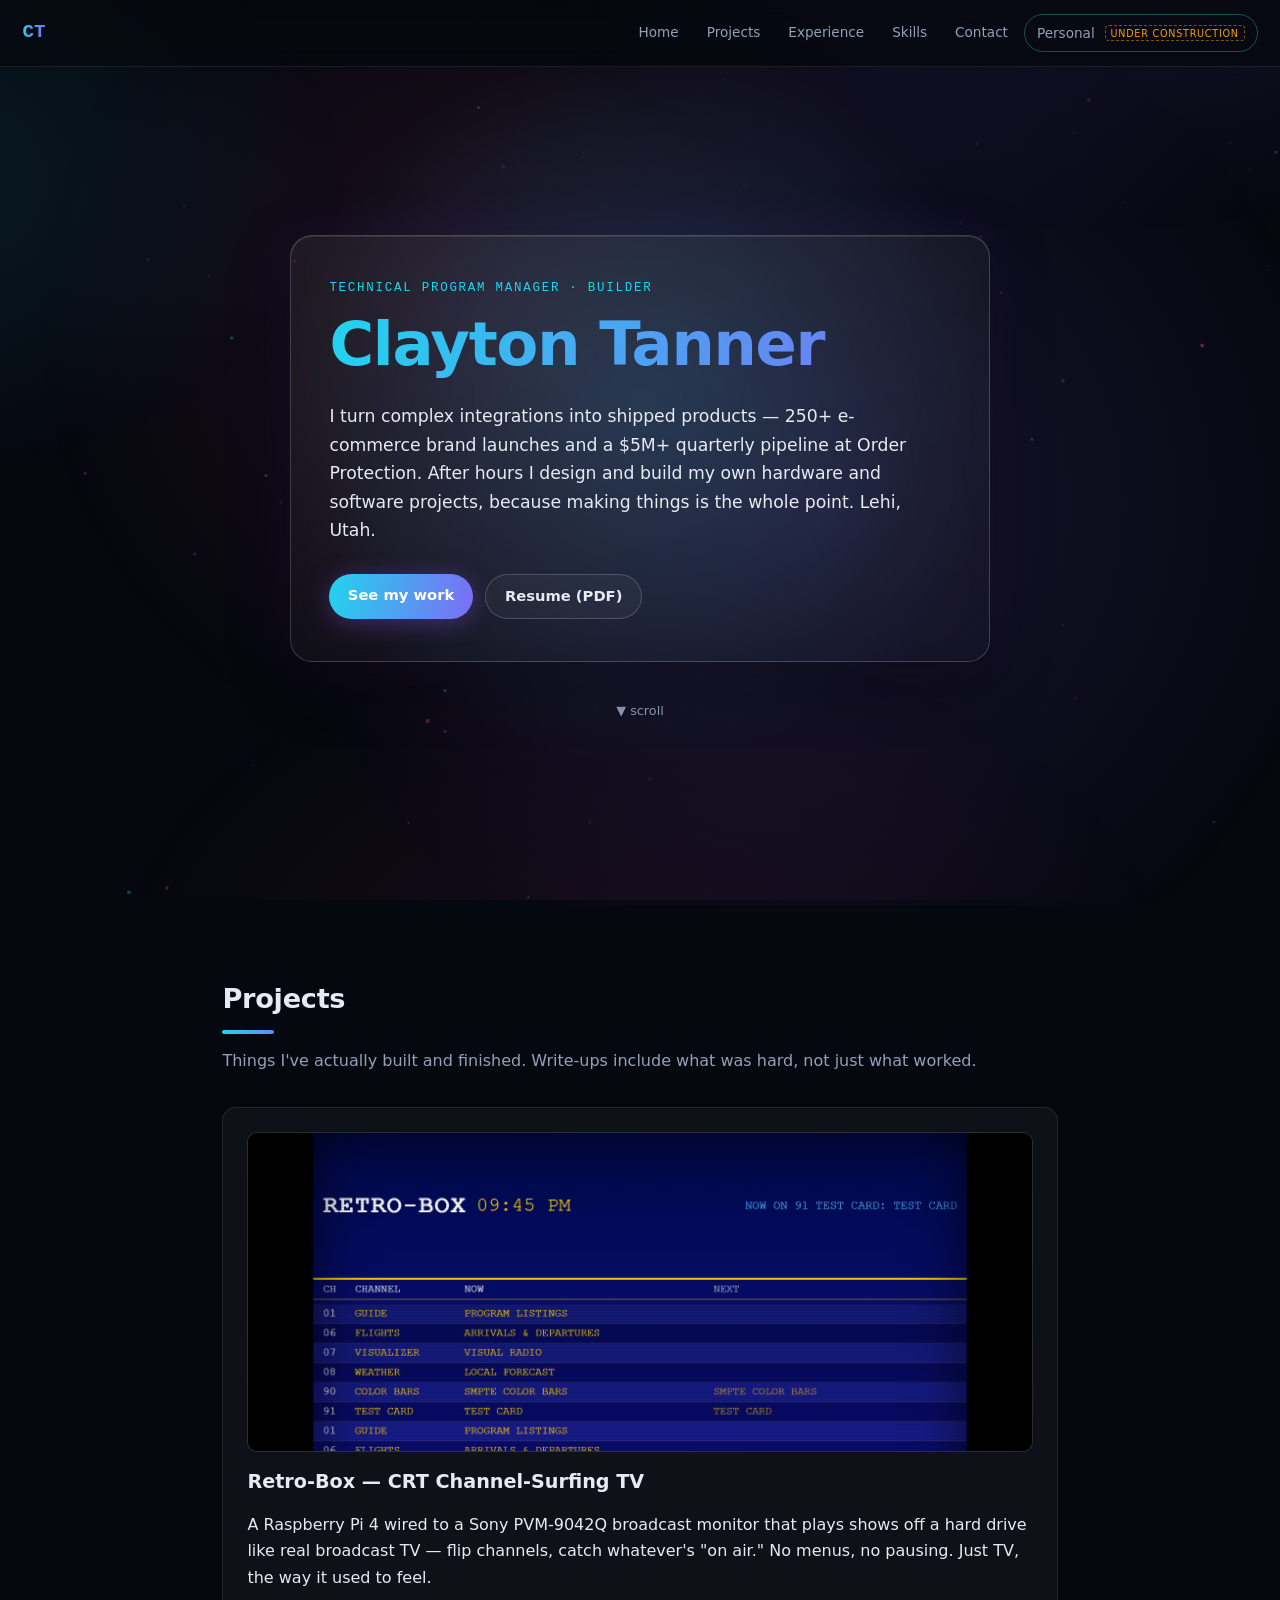
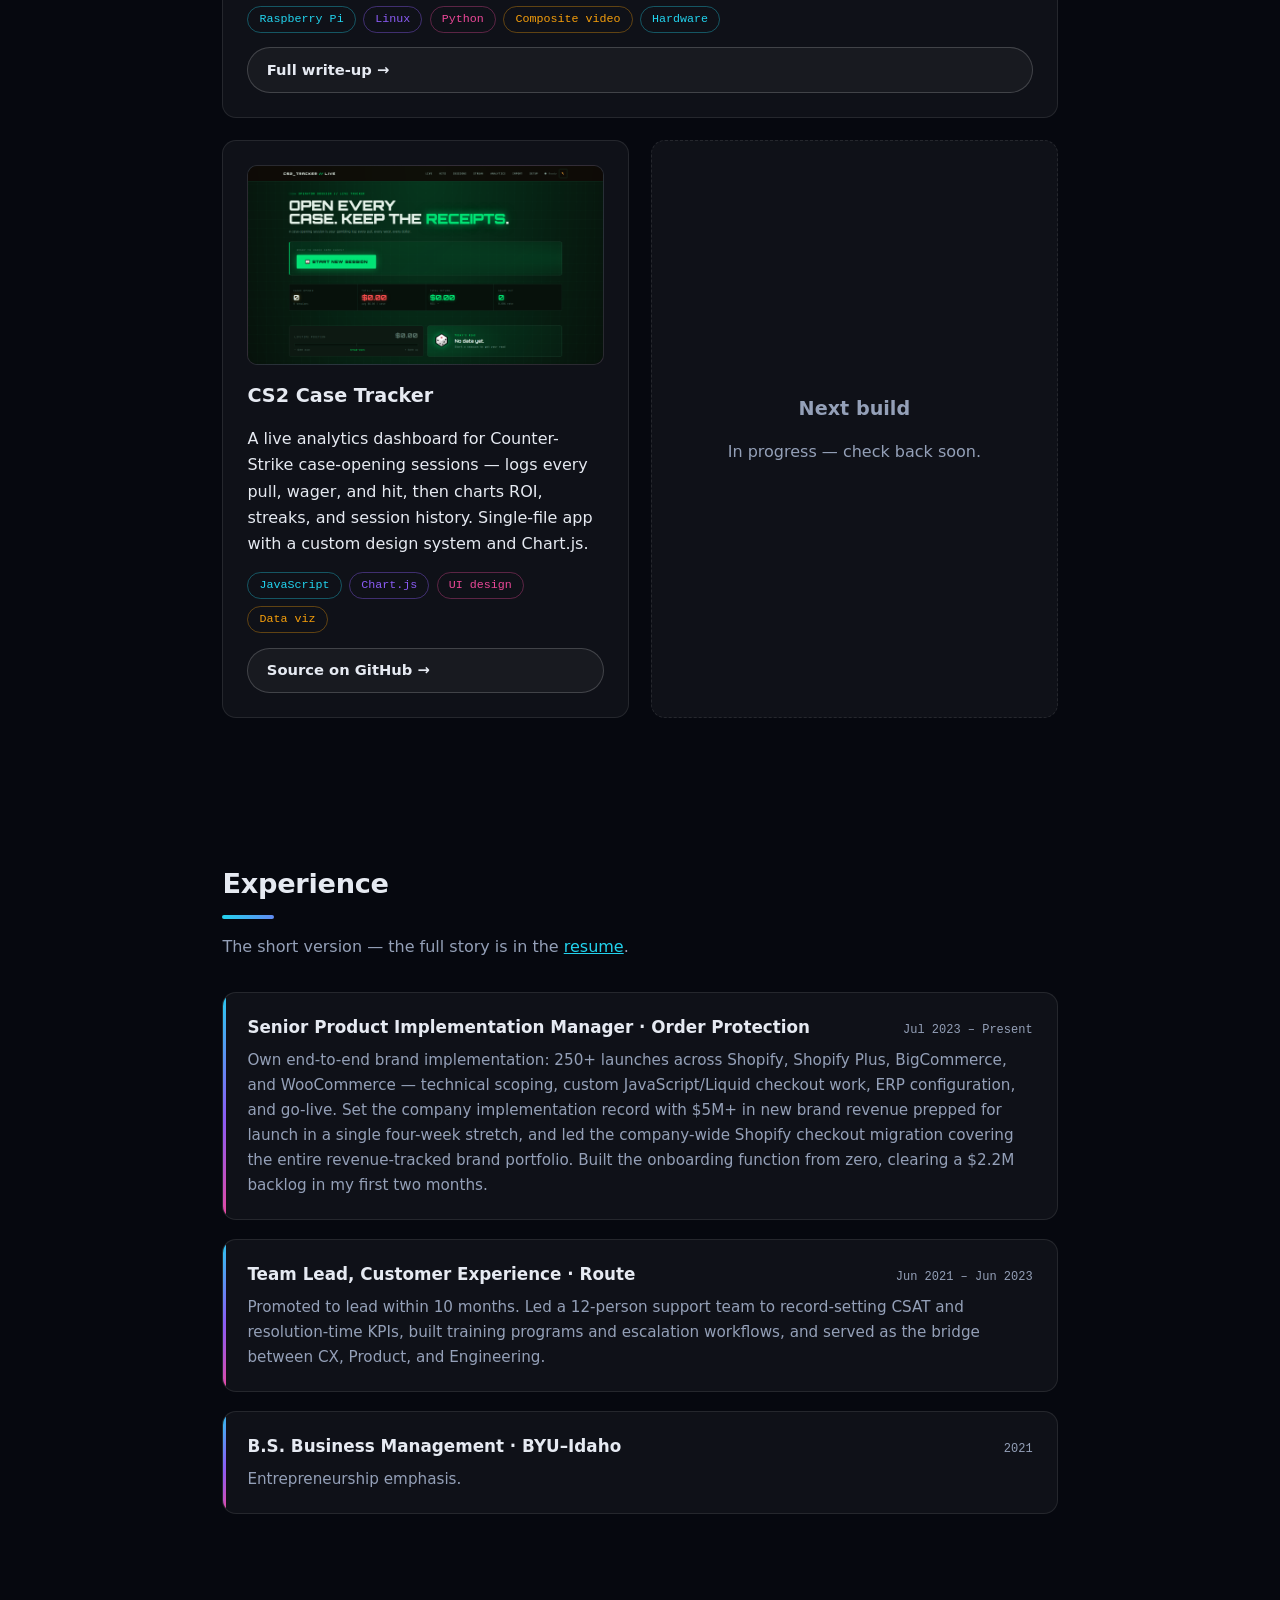
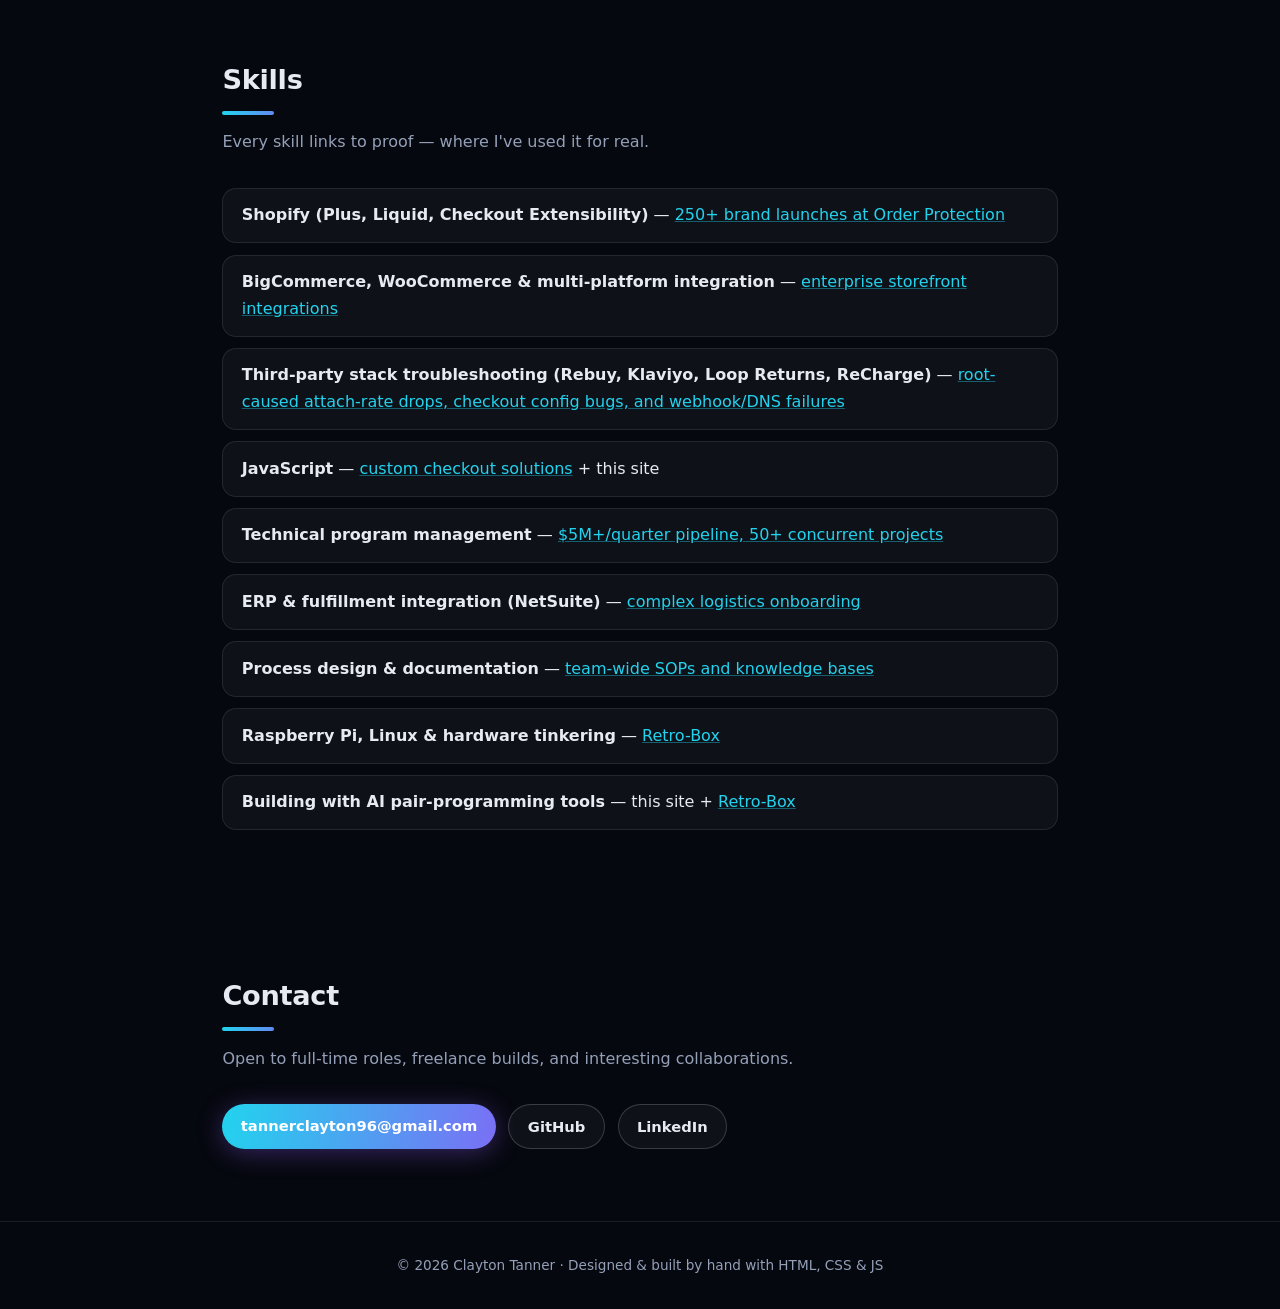
<file: index.html>
<!DOCTYPE html>
<html lang="en">
<head>
  <meta charset="UTF-8">
  <meta name="viewport" content="width=device-width, initial-scale=1.0">
  <meta name="color-scheme" content="dark">
  <meta name="description" content="Clayton Tanner — technical program manager and builder. E-commerce implementation (Shopify, BigCommerce, WooCommerce) by day, retro hardware projects by night. Lehi, Utah.">
  <title>Clayton Tanner — Technical PM &amp; Builder</title>
  <link rel="stylesheet" href="css/style.css">
</head>
<body>

  <canvas id="particles" aria-hidden="true"></canvas>

  <header class="site-header">
    <a class="logo" href="#home">CT</a>
    <nav aria-label="Main navigation">
      <a href="#home">Home</a>
      <a href="#projects">Projects</a>
      <a href="#experience">Experience</a>
      <a href="#skills">Skills</a>
      <a href="#contact">Contact</a>
      <a href="personal.html" class="nav-personal" title="The personal side — not open to the public yet">Personal <span class="uc">under construction</span></a>
    </nav>
  </header>

  <!-- ============ LANDING ============ -->
  <section id="home" class="hero">
    <div class="hero-glow" aria-hidden="true"></div>

    <div class="hero-card" id="heroCard">
      <p class="eyebrow">Technical Program Manager · Builder</p>

      <h1>Clayton Tanner</h1>
      <!-- Drafted from the resume — tweak the voice until it sounds like you -->
      <p class="tagline">
        I turn complex integrations into shipped products — 250+ e-commerce brand
        launches and a $5M+ quarterly pipeline at Order Protection. After hours I
        design and build my own hardware and software projects, because making
        things is the whole point. Lehi, Utah.
      </p>

      <div class="hero-actions">
        <a class="btn btn-primary" href="#projects">See my work</a>
        <a class="btn" href="assets/resume.pdf" download>Resume (PDF)</a>
      </div>
    </div>

    <p class="scroll-hint" aria-hidden="true">▼ scroll</p>
  </section>

  <!-- ============ PROJECTS ============ -->
  <section id="projects" class="section">
    <h2>Projects</h2>
    <p class="section-lede">Things I've actually built and finished. Write-ups include what was hard, not just what worked.</p>

    <div class="project-grid">
      <article class="project-card featured">
        <div class="thumb">
          <!-- EDIT ME: swap for a real photo of the PVM when you have one — the physical CRT is the money shot -->
          <img src="assets/retrobox-guide.png" alt="Retro-Box program guide: a blue broadcast-style channel listing showing Guide, Flights, Visualizer, Weather, and test-card channels">
        </div>
        <h3>Retro-Box — CRT Channel-Surfing TV</h3>
        <p>
          A Raspberry Pi 4 wired to a Sony PVM-9042Q broadcast monitor that plays
          shows off a hard drive like real broadcast TV — flip channels, catch
          whatever's "on air." No menus, no pausing. Just TV, the way it used to feel.
        </p>
        <ul class="tag-list">
          <li>Raspberry Pi</li><li>Linux</li><li>Python</li><li>Composite video</li><li>Hardware</li>
        </ul>
        <a class="btn" href="projects/retro-box.html">Full write-up →</a>
      </article>

      <article class="project-card">
        <div class="thumb">
          <img src="assets/cs2-case-tracker.png" alt="CS2 Case Tracker dashboard: dark emerald analytics UI with session stats, wager totals, and hit tracking">
        </div>
        <h3>CS2 Case Tracker</h3>
        <p>
          A live analytics dashboard for Counter-Strike case-opening sessions —
          logs every pull, wager, and hit, then charts ROI, streaks, and session
          history. Single-file app with a custom design system and Chart.js.
        </p>
        <ul class="tag-list">
          <li>JavaScript</li><li>Chart.js</li><li>UI design</li><li>Data viz</li>
        </ul>
        <a class="btn" href="https://github.com/tannerclayton96-hash/cs2-case-tracker">Source on GitHub →</a>
      </article>

      <article class="project-card coming-soon">
        <h3>Next build</h3>
        <p>In progress — check back soon.</p>
      </article>
    </div>
  </section>

  <!-- ============ EXPERIENCE ============ -->
  <section id="experience" class="section">
    <h2>Experience</h2>
    <p class="section-lede">The short version — the full story is in the <a href="assets/resume.pdf" download>resume</a>.</p>

    <div class="xp-list">
      <article class="xp-item">
        <div class="xp-head">
          <h3>Senior Product Implementation Manager · Order Protection</h3>
          <span class="xp-dates">Jul 2023 – Present</span>
        </div>
        <p>
          Own end-to-end brand implementation: 250+ launches across Shopify, Shopify
          Plus, BigCommerce, and WooCommerce — technical scoping, custom
          JavaScript/Liquid checkout work, ERP configuration, and go-live. Set the
          company implementation record with $5M+ in new brand revenue prepped for
          launch in a single four-week stretch, and led the company-wide Shopify
          checkout migration covering the entire revenue-tracked brand portfolio.
          Built the onboarding function from zero, clearing a $2.2M backlog in my
          first two months.
        </p>
      </article>

      <article class="xp-item">
        <div class="xp-head">
          <h3>Team Lead, Customer Experience · Route</h3>
          <span class="xp-dates">Jun 2021 – Jun 2023</span>
        </div>
        <p>
          Promoted to lead within 10 months. Led a 12-person support team to
          record-setting CSAT and resolution-time KPIs, built training programs and
          escalation workflows, and served as the bridge between CX, Product, and
          Engineering.
        </p>
      </article>

      <article class="xp-item">
        <div class="xp-head">
          <h3>B.S. Business Management · BYU–Idaho</h3>
          <span class="xp-dates">2021</span>
        </div>
        <p>Entrepreneurship emphasis.</p>
      </article>
    </div>
  </section>

  <!-- ============ SKILLS ============ -->
  <section id="skills" class="section">
    <h2>Skills</h2>
    <p class="section-lede">Every skill links to proof — where I've used it for real.</p>

    <ul class="skill-list">
      <li><strong>Shopify (Plus, Liquid, Checkout Extensibility)</strong> — <a href="#experience">250+ brand launches at Order Protection</a></li>
      <li><strong>BigCommerce, WooCommerce &amp; multi-platform integration</strong> — <a href="#experience">enterprise storefront integrations</a></li>
      <li><strong>Third-party stack troubleshooting (Rebuy, Klaviyo, Loop Returns, ReCharge)</strong> — <a href="#experience">root-caused attach-rate drops, checkout config bugs, and webhook/DNS failures</a></li>
      <li><strong>JavaScript</strong> — <a href="#experience">custom checkout solutions</a> + this site</li>
      <li><strong>Technical program management</strong> — <a href="#experience">$5M+/quarter pipeline, 50+ concurrent projects</a></li>
      <li><strong>ERP &amp; fulfillment integration (NetSuite)</strong> — <a href="#experience">complex logistics onboarding</a></li>
      <li><strong>Process design &amp; documentation</strong> — <a href="#experience">team-wide SOPs and knowledge bases</a></li>
      <li><strong>Raspberry Pi, Linux &amp; hardware tinkering</strong> — <a href="projects/retro-box.html">Retro-Box</a></li>
      <li><strong>Building with AI pair-programming tools</strong> — this site + <a href="projects/retro-box.html">Retro-Box</a></li>
    </ul>
  </section>

  <!-- ============ CONTACT ============ -->
  <section id="contact" class="section">
    <h2>Contact</h2>
    <p class="section-lede">Open to full-time roles, freelance builds, and interesting collaborations.</p>

    <div class="contact-row">
      <a class="btn btn-primary" href="mailto:tannerclayton96@gmail.com">tannerclayton96@gmail.com</a>
      <a class="btn" href="https://github.com/tannerclayton96-hash" rel="me">GitHub</a>
      <!-- EDIT ME: real LinkedIn URL -->
      <a class="btn" href="https://www.linkedin.com/in/YOUR-LINKEDIN" rel="me">LinkedIn</a>
    </div>
  </section>

  <footer class="site-footer">
    <p>© 2026 Clayton Tanner · Designed &amp; built by hand with HTML, CSS &amp; JS</p>
  </footer>

  <script src="js/main.js"></script>
  <script src="js/particles.js"></script>
</body>
</html>
</file>
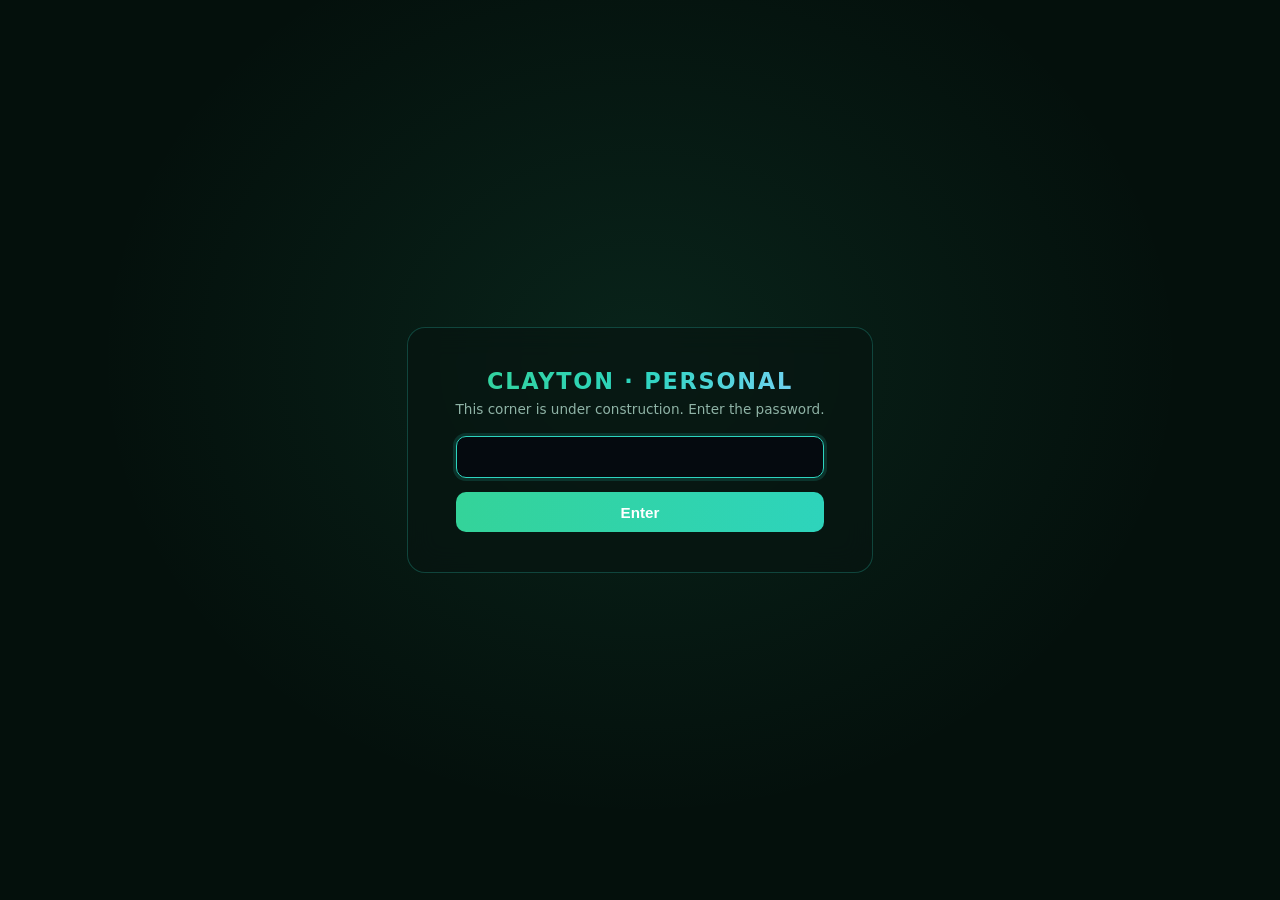
<file: personal.html>
<!DOCTYPE html>
<html lang="en">
<head>
  <meta charset="UTF-8">
  <meta name="viewport" content="width=device-width, initial-scale=1.0">
  <meta name="color-scheme" content="dark">
  <meta name="robots" content="noindex">
  <title>Clayton — Personal</title>
  <link rel="stylesheet" href="css/personal.css">
</head>
<body>

  <!-- password gate (privacy curtain — see js/gate.js) -->
  <div id="gate">
    <form class="gate-card" id="gateForm">
      <h1>CLAYTON · PERSONAL</h1>
      <p>This corner is under construction. Enter the password.</p>
      <input type="password" id="gatePass" autocomplete="off" autofocus aria-label="Password">
      <button type="submit">Enter</button>
    </form>
  </div>

  <canvas id="dotfield" aria-hidden="true"></canvas>

  <header class="ps-header">
    <a class="ps-logo" href="personal.html">CT</a>
    <nav class="ps-nav" id="psNav" aria-label="Sections">
      <button data-shape="bio">Bio</button>
      <button data-shape="travels">Travels</button>
      <button data-shape="hobbies">Hobbies</button>
      <button data-shape="passions">Passions</button>
      <a class="pro-link" href="index.html">Professional site →</a>
    </nav>
  </header>

  <!-- ============ PANELS ============ -->
  <aside class="panel" id="panel-bio" aria-label="Bio">
    <button class="close" aria-label="Close">✕</button>
    <h2>Bio</h2>
    <p class="sub">The person behind the resume.</p>
    <!-- EDIT ME: drafted from what I know — rewrite in your own voice -->
    <p>
      I'm Clayton — a builder living in Lehi, Utah. By day I get e-commerce
      brands live at Order Protection; by night I'm usually elbow-deep in a
      project that has no business existing, like wiring a Raspberry Pi to a
      1990s broadcast monitor so I can channel-surf my own TV library.
    </p>
    <p>
      I like making things that feel finished — hardware, software, or
      otherwise. This side of the site is where the non-work stuff lives.
    </p>
  </aside>

  <aside class="panel" id="panel-travels" aria-label="Travels">
    <button class="close" aria-label="Close">✕</button>
    <h2>Travels</h2>
    <p class="sub">Places we've been. The dots behind you are the map.</p>
    <!-- EDIT ME: a sentence or two about how you two travel -->
    <p>Photos from the road — more coming as I dig through the camera roll.</p>
    <div class="photo-grid" id="travelGrid"></div>
    <div class="upload-row">
      <label for="travelUpload">+ Add photos</label>
      <input type="file" id="travelUpload" accept="image/*" multiple>
      <p class="upload-note">
        Added photos are stored in this browser only (IndexedDB) so you can
        try layouts. To publish them, copy the files into
        <code>assets/travel/</code> and list them in <code>js/travel-gallery.js</code>.
      </p>
    </div>
  </aside>

  <aside class="panel" id="panel-hobbies" aria-label="Hobbies">
    <button class="close" aria-label="Close">✕</button>
    <h2>Hobbies</h2>
    <p class="sub">What the workbench looks like.</p>
    <!-- EDIT ME: keep, cut, or add — gaming? music? -->
    <ul>
      <li><strong>Retro hardware</strong> — the Retro-Box CRT build lives on the <a href="index.html#projects" style="color:var(--a2)">professional side</a>, but it started as pure hobby.</li>
      <li><strong>Tinkering &amp; tooling</strong> — small utilities and dashboards for things I actually use, like a CS2 case-opening tracker.</li>
      <li><strong>Building with AI</strong> — this whole site is a running experiment in it.</li>
    </ul>
  </aside>

  <aside class="panel" id="panel-passions" aria-label="Passions">
    <button class="close" aria-label="Close">✕</button>
    <h2>Passions</h2>
    <p class="sub">The why behind the what.</p>
    <!-- EDIT ME: this one is all you -->
    <p>
      Making things is the whole point — the moment an idea becomes something
      you can hold, watch, or use. Everything else on this site is downstream
      of that.
    </p>
  </aside>

  <div id="lightbox"><img alt=""></div>
  <p class="hint">pick a section — the dots know the shape · Esc to let them float</p>

  <script src="js/worldmap-data.js"></script>
  <script src="js/gate.js"></script>
  <script src="js/dots.js"></script>
  <script src="js/travel-gallery.js"></script>
</body>
</html>
</file>
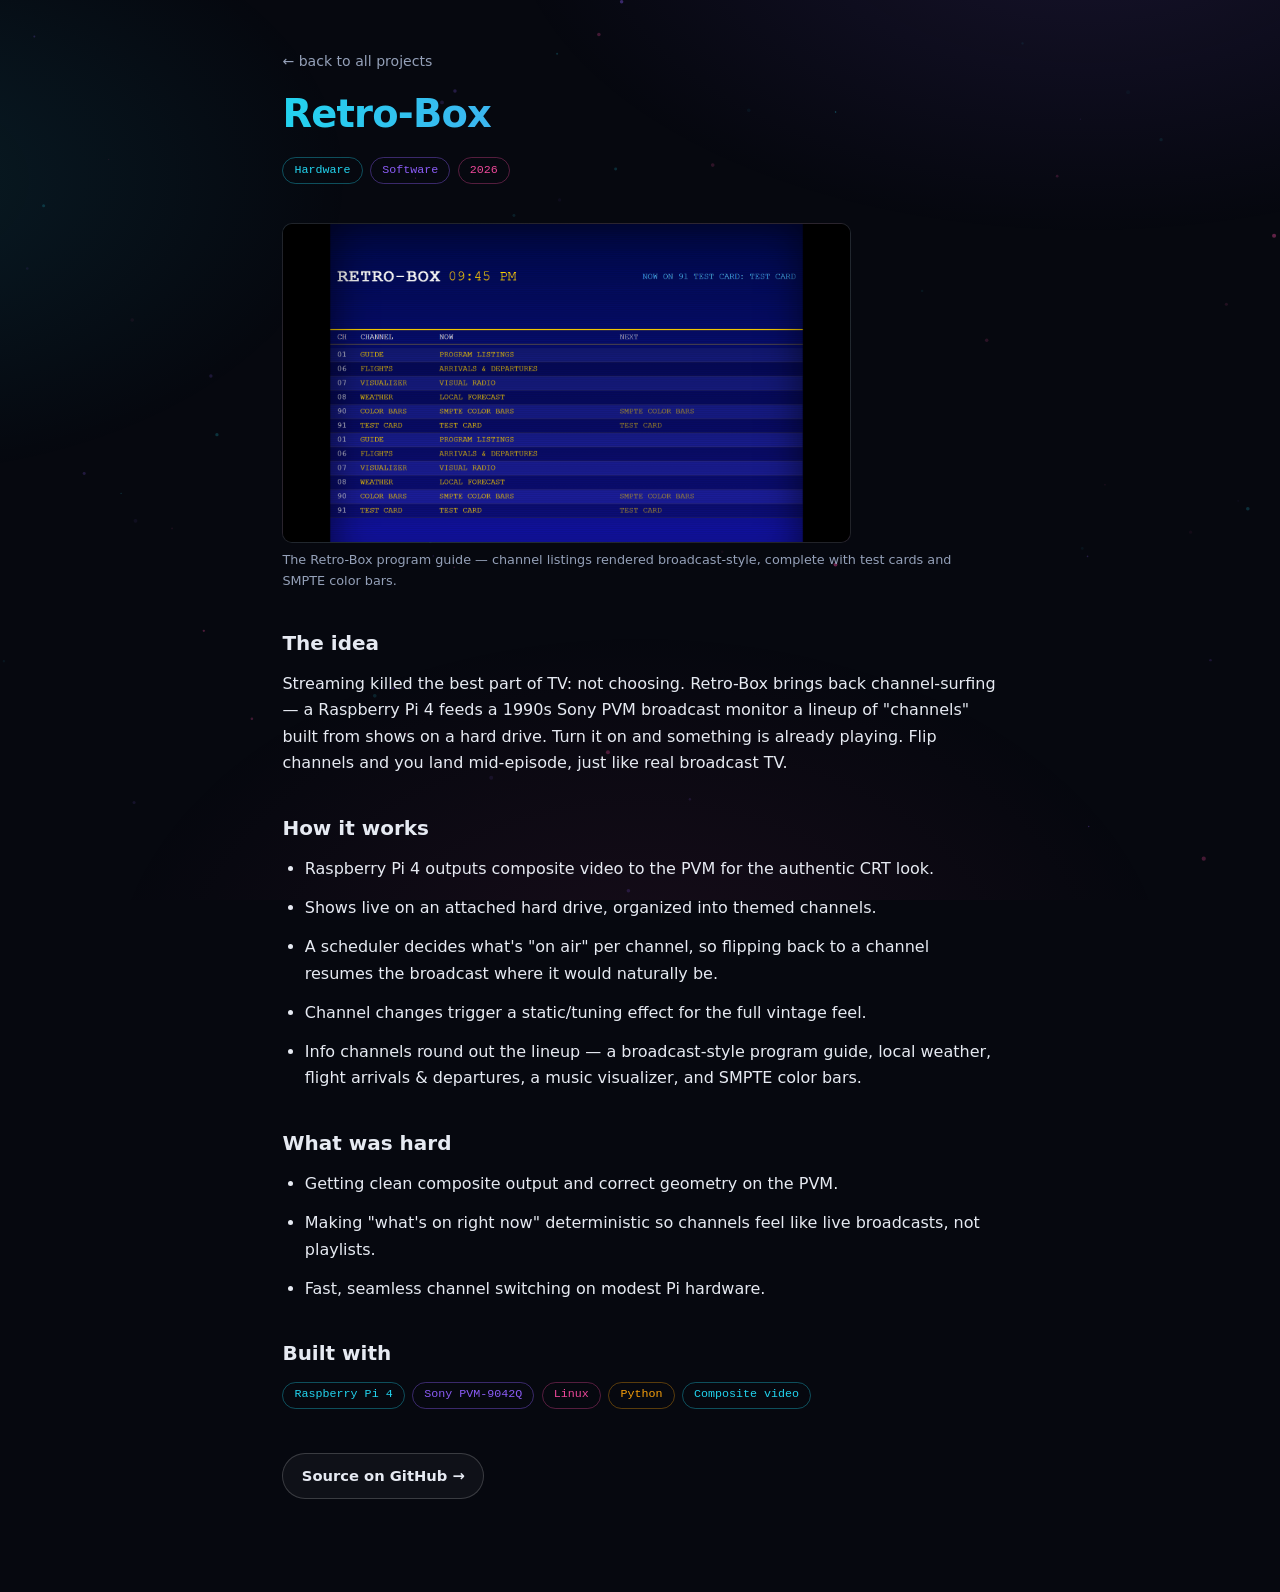
<file: projects/retro-box.html>
<!DOCTYPE html>
<html lang="en">
<head>
  <meta charset="UTF-8">
  <meta name="viewport" content="width=device-width, initial-scale=1.0">
  <meta name="color-scheme" content="dark">
  <meta name="description" content="Retro-Box: a Raspberry Pi 4 + Sony PVM-9042Q CRT build that recreates channel-surfing broadcast TV from a personal media library.">
  <title>Retro-Box — Clayton Tanner</title>
  <link rel="stylesheet" href="../css/style.css">
</head>
<body>

  <canvas id="particles" aria-hidden="true"></canvas>

  <main class="writeup">
    <a class="back" href="../index.html#projects">← back to all projects</a>

    <h1>Retro-Box</h1>
    <ul class="tag-list"><li>Hardware</li><li>Software</li><li>2026</li></ul>

    <figure>
      <!-- EDIT ME: swap for a real photo of the PVM in action when available -->
      <div class="thumb">
        <img src="../assets/retrobox-guide.png" alt="Retro-Box program guide UI: blue broadcast-style channel listing with Guide, Flights, Visualizer, Weather, and test-card channels">
      </div>
      <figcaption>The Retro-Box program guide — channel listings rendered broadcast-style, complete with test cards and SMPTE color bars.</figcaption>
    </figure>

    <h2>The idea</h2>
    <p>
      Streaming killed the best part of TV: not choosing. Retro-Box brings back
      channel-surfing — a Raspberry Pi 4 feeds a 1990s Sony PVM broadcast monitor
      a lineup of "channels" built from shows on a hard drive. Turn it on and
      something is already playing. Flip channels and you land mid-episode,
      just like real broadcast TV.
    </p>

    <h2>How it works</h2>
    <!-- EDIT ME: tighten these to match the real implementation -->
    <ul>
      <li>Raspberry Pi 4 outputs composite video to the PVM for the authentic CRT look.</li>
      <li>Shows live on an attached hard drive, organized into themed channels.</li>
      <li>A scheduler decides what's "on air" per channel, so flipping back to a channel resumes the broadcast where it would naturally be.</li>
      <li>Channel changes trigger a static/tuning effect for the full vintage feel.</li>
      <li>Info channels round out the lineup — a broadcast-style program guide, local weather, flight arrivals &amp; departures, a music visualizer, and SMPTE color bars.</li>
    </ul>

    <h2>What was hard</h2>
    <!-- EDIT ME: this is the section employers actually read — be specific -->
    <ul>
      <li>Getting clean composite output and correct geometry on the PVM.</li>
      <li>Making "what's on right now" deterministic so channels feel like live broadcasts, not playlists.</li>
      <li>Fast, seamless channel switching on modest Pi hardware.</li>
    </ul>

    <h2>Built with</h2>
    <ul class="tag-list" style="list-style:none;padding-left:0">
      <li>Raspberry Pi 4</li><li>Sony PVM-9042Q</li><li>Linux</li><li>Python</li><li>Composite video</li>
    </ul>

    <p style="margin-top:2rem">
      <!-- NOTE: repo is currently private — flip it to public on GitHub or this 404s for visitors -->
      <a class="btn" href="https://github.com/tannerclayton96-hash/retro-box-tv">Source on GitHub →</a>
    </p>
  </main>

  <script src="../js/particles.js"></script>
</body>
</html>
</file>
<file: css/style.css>
/* ============================================================
   Clayton Tanner — portfolio
   Future-glow theme: deep space base, aurora accents
   (cyan → violet → magenta), glass surfaces, soft color glow.
   Content sections stay clean and readable.
   ============================================================ */

:root {
  --bg: #06080f;
  --surface: rgba(255, 255, 255, 0.04);
  --border: rgba(255, 255, 255, 0.09);
  --border-bright: rgba(255, 255, 255, 0.18);
  --ink: #e6eaf2;
  --ink-dim: #94a0b8;
  --cyan: #22d3ee;
  --violet: #8b5cf6;
  --pink: #ec4899;
  --amber: #f59e0b;
  --grad: linear-gradient(100deg, var(--cyan), var(--violet) 55%, var(--pink));
  --radius: 14px;
  --mono: "Cascadia Code", "Consolas", "SF Mono", monospace;
  --sans: "Segoe UI", system-ui, -apple-system, sans-serif;
  /* cursor position, updated by js */
  --mx: 50%;
  --my: 40%;
}

* { margin: 0; padding: 0; box-sizing: border-box; }

html { scroll-behavior: smooth; }

body {
  background: var(--bg);
  color: var(--ink);
  font-family: var(--sans);
  line-height: 1.65;
  overflow-x: hidden;
}

/* ambient aurora wash across the whole page */
body::before {
  content: "";
  position: fixed;
  inset: 0;
  z-index: -2;
  background:
    radial-gradient(900px 500px at 85% -10%, rgba(139, 92, 246, 0.13), transparent 65%),
    radial-gradient(800px 500px at -10% 20%, rgba(34, 211, 238, 0.10), transparent 60%),
    radial-gradient(900px 600px at 50% 110%, rgba(236, 72, 153, 0.08), transparent 60%);
  animation: aurora-drift 26s ease-in-out infinite;
}

::selection { background: rgba(139, 92, 246, 0.45); }

/* interactive particle layer (js/particles.js) */
#particles {
  position: fixed;
  inset: 0;
  /* canvas is a replaced element: without explicit width/height it renders at
     its intrinsic (DPR-scaled) size and drifts off the cursor on scaled displays */
  width: 100%;
  height: 100%;
  z-index: -1;
  pointer-events: none;
}

/* slow back-and-forth gradient mixing */
@keyframes grad-mix {
  0%, 100% { background-position: 0% 50%; }
  50%      { background-position: 100% 50%; }
}

@keyframes aurora-drift {
  0%, 100% { filter: hue-rotate(0deg); }
  50%      { filter: hue-rotate(30deg); }
}

/* ---------- header ---------- */
.site-header {
  position: sticky;
  top: 0;
  z-index: 50;
  display: flex;
  justify-content: space-between;
  align-items: center;
  gap: 1rem;
  padding: 0.9rem 1.4rem;
  background: rgba(6, 8, 15, 0.75);
  backdrop-filter: blur(12px);
  border-bottom: 1px solid var(--border);
}

.logo {
  font-family: var(--mono);
  font-weight: 700;
  font-size: 1.2rem;
  text-decoration: none;
  background: var(--grad);
  background-size: 220% 100%;
  -webkit-background-clip: text;
  background-clip: text;
  color: transparent;
  animation: grad-mix 9s ease-in-out infinite;
}

.site-header nav { display: flex; gap: 0.25rem; flex-wrap: wrap; }

.site-header nav a {
  font-size: 0.85rem;
  color: var(--ink-dim);
  text-decoration: none;
  padding: 0.4rem 0.75rem;
  border-radius: 999px;
  transition: color 0.15s, background 0.15s;
}

.site-header nav a:hover {
  color: var(--ink);
  background: var(--surface);
}

/* link to the personal side — teal hints at its aurora palette; the badge
   comes off when the personal site opens to the public */
.nav-personal { border: 1px solid rgba(45, 212, 191, 0.35); }
.nav-personal .uc {
  font-size: 0.6rem;
  letter-spacing: 0.08em;
  text-transform: uppercase;
  color: #f59e0b;
  border: 1px dashed rgba(245, 158, 11, 0.5);
  border-radius: 4px;
  padding: 0.1rem 0.3rem;
  margin-left: 0.35rem;
  vertical-align: 1px;
}

/* ---------- hero / landing ---------- */
.hero {
  position: relative;
  min-height: calc(100vh - 62px);
  display: flex;
  flex-direction: column;
  align-items: center;
  justify-content: center;
  padding: 2rem 1.2rem 3rem;
  isolation: isolate;
}

/* aurora glow that follows the cursor (js sets --mx/--my) */
.hero-glow {
  position: absolute;
  inset: 0;
  z-index: -1;
  background:
    radial-gradient(560px circle at var(--mx) var(--my),
      rgba(34, 211, 238, 0.16), transparent 65%),
    radial-gradient(820px circle at calc(var(--mx) + 14%) calc(var(--my) + 12%),
      rgba(139, 92, 246, 0.14), transparent 65%),
    radial-gradient(700px circle at calc(var(--mx) - 12%) calc(var(--my) - 10%),
      rgba(236, 72, 153, 0.10), transparent 65%);
  transition: background 0.08s linear;
}

/* glass hero card — js adds a gentle 3D tilt toward the cursor */
.hero-card {
  width: min(700px, 100%);
  background: linear-gradient(160deg, rgba(255, 255, 255, 0.06), rgba(255, 255, 255, 0.02));
  border: 1px solid var(--border-bright);
  border-radius: 22px;
  padding: 2.6rem 2.4rem;
  backdrop-filter: blur(10px);
  box-shadow:
    0 20px 60px rgba(0, 0, 0, 0.45),
    0 0 60px rgba(139, 92, 246, 0.10),
    inset 0 1px 0 rgba(255, 255, 255, 0.10);
  transform-style: preserve-3d;
  will-change: transform;
}

.eyebrow {
  font-family: var(--mono);
  font-size: 0.78rem;
  letter-spacing: 0.14em;
  text-transform: uppercase;
  color: var(--cyan);
}

.hero-card h1 {
  font-size: clamp(2.4rem, 7vw, 3.8rem);
  line-height: 1.25;            /* roomy enough that descenders don't crop */
  padding-bottom: 0.08em;       /* extra room for the y descender under clip */
  margin: 0.55rem 0 0.9rem;
  letter-spacing: -0.02em;
  background: var(--grad);
  background-size: 220% 100%;
  -webkit-background-clip: text;
  background-clip: text;
  color: transparent;
  animation: grad-mix 9s ease-in-out infinite;
}

.tagline {
  max-width: 56ch;
  color: var(--ink);
  font-size: 1.08rem;
}

.hero-actions {
  display: flex;
  gap: 0.8rem;
  flex-wrap: wrap;
  margin-top: 1.8rem;
}

.scroll-hint {
  margin-top: 2.4rem;
  font-size: 0.8rem;
  color: var(--ink-dim);
  animation: bob 2.2s ease-in-out infinite;
}
@keyframes bob { 50% { transform: translateY(5px); } }

/* ---------- buttons ---------- */
.btn {
  display: inline-block;
  font-size: 0.92rem;
  font-weight: 600;
  color: var(--ink);
  text-decoration: none;
  padding: 0.6rem 1.15rem;
  border: 1px solid var(--border-bright);
  border-radius: 999px;
  background: var(--surface);
  transition: border-color 0.15s, box-shadow 0.15s, transform 0.15s;
}

.btn:hover {
  border-color: var(--cyan);
  box-shadow: 0 0 20px rgba(34, 211, 238, 0.25);
  transform: translateY(-1px);
}

.btn-primary {
  background: var(--grad);
  background-size: 220% 100%;
  border: none;
  color: #fff;
  box-shadow: 0 4px 24px rgba(139, 92, 246, 0.35);
  animation: grad-mix 7s ease-in-out infinite;
}

.btn-primary:hover {
  border-color: transparent;
  box-shadow: 0 6px 32px rgba(139, 92, 246, 0.5);
}

/* ---------- content sections ---------- */
.section {
  max-width: 880px;
  margin: 0 auto;
  padding: 4.5rem 1.4rem;
}

.section h2 {
  font-size: 1.7rem;
  letter-spacing: -0.01em;
  margin-bottom: 0.35rem;
}

.section h2::after {
  content: "";
  display: block;
  width: 52px;
  height: 4px;
  border-radius: 2px;
  margin-top: 0.5rem;
  background: var(--grad);
  background-size: 300% 100%;
  animation: grad-mix 8s ease-in-out infinite;
}

.section-lede { color: var(--ink-dim); margin: 0.9rem 0 2rem; }
.section-lede a { color: var(--cyan); }

/* projects */
.project-grid {
  display: grid;
  grid-template-columns: repeat(auto-fit, minmax(280px, 1fr));
  gap: 1.4rem;
}

.project-card {
  background: var(--surface);
  border: 1px solid var(--border);
  border-radius: var(--radius);
  padding: 1.5rem;
  display: flex;
  flex-direction: column;
  gap: 0.9rem;
  transition: border-color 0.2s, box-shadow 0.2s, transform 0.2s;
}

.project-card:hover {
  border-color: rgba(139, 92, 246, 0.5);
  box-shadow: 0 8px 40px rgba(139, 92, 246, 0.15);
  transform: translateY(-2px);
}

.project-card.featured { grid-column: 1 / -1; }

.project-card h3 { font-size: 1.2rem; }

.project-card.coming-soon {
  border-style: dashed;
  color: var(--ink-dim);
  justify-content: center;
  text-align: center;
}

.thumb {
  aspect-ratio: 16 / 9;
  max-height: 320px;
  border-radius: 10px;
  border: 1px solid var(--border);
  background:
    radial-gradient(circle at 30% 30%, rgba(34, 211, 238, 0.10), transparent 55%),
    radial-gradient(circle at 75% 70%, rgba(236, 72, 153, 0.10), transparent 55%),
    rgba(255, 255, 255, 0.02);
  display: grid;
  place-items: center;
  overflow: hidden;
}

.thumb img { width: 100%; height: 100%; object-fit: cover; }

.thumb-placeholder { font-size: 0.9rem; color: var(--ink-dim); }

.tag-list {
  list-style: none;
  display: flex;
  flex-wrap: wrap;
  gap: 0.45rem;
  padding: 0;
}

.tag-list li {
  font-family: var(--mono);
  font-size: 0.73rem;
  border: 1px solid var(--border);
  border-radius: 999px;
  padding: 0.18rem 0.7rem;
}

/* cycle accent colors through tags */
.tag-list li:nth-child(4n + 1) { color: var(--cyan);   border-color: rgba(34, 211, 238, 0.35); }
.tag-list li:nth-child(4n + 2) { color: var(--violet); border-color: rgba(139, 92, 246, 0.4); }
.tag-list li:nth-child(4n + 3) { color: var(--pink);   border-color: rgba(236, 72, 153, 0.35); }
.tag-list li:nth-child(4n + 4) { color: var(--amber);  border-color: rgba(245, 158, 11, 0.35); }

/* experience */
.xp-list { display: grid; gap: 1.2rem; }

.xp-item {
  position: relative;
  background: var(--surface);
  border: 1px solid var(--border);
  border-radius: var(--radius);
  padding: 1.3rem 1.5rem;
  overflow: hidden;
}

.xp-item::before {
  content: "";
  position: absolute;
  left: 0;
  top: 0;
  bottom: 0;
  width: 3px;
  background: var(--grad);
}

.xp-head {
  display: flex;
  justify-content: space-between;
  align-items: baseline;
  gap: 1rem;
  flex-wrap: wrap;
  margin-bottom: 0.4rem;
}

.xp-head h3 { font-size: 1.05rem; }

.xp-dates {
  font-family: var(--mono);
  font-size: 0.75rem;
  color: var(--ink-dim);
  white-space: nowrap;
}

.xp-item p { color: var(--ink-dim); font-size: 0.95rem; }

/* skills */
.skill-list { list-style: none; display: grid; gap: 0.7rem; padding: 0; }

.skill-list li {
  background: var(--surface);
  border: 1px solid var(--border);
  border-radius: var(--radius);
  padding: 0.85rem 1.15rem;
  transition: border-color 0.2s;
}

.skill-list li:hover { border-color: var(--border-bright); }

.skill-list a { color: var(--cyan); text-decoration-color: rgba(34, 211, 238, 0.4); }

/* contact */
.contact-row { display: flex; gap: 0.8rem; flex-wrap: wrap; }

/* footer */
.site-footer {
  border-top: 1px solid var(--border);
  padding: 2rem 1.4rem;
  text-align: center;
  font-size: 0.85rem;
  color: var(--ink-dim);
}

/* ---------- project write-up pages ---------- */
.writeup {
  max-width: 760px;
  margin: 0 auto;
  padding: 3rem 1.4rem 5rem;
}

.writeup h1 {
  font-size: 2.4rem;
  line-height: 1.25;
  padding-bottom: 0.08em;
  margin: 1rem 0;
  letter-spacing: -0.02em;
  background: var(--grad);
  background-size: 220% 100%;
  -webkit-background-clip: text;
  background-clip: text;
  color: transparent;
  animation: grad-mix 9s ease-in-out infinite;
}

.writeup h2 { font-size: 1.25rem; margin: 2.2rem 0 0.7rem; }
.writeup p, .writeup li { color: var(--ink); margin-bottom: 0.8rem; }
.writeup ul { padding-left: 1.4rem; }
.writeup .tag-list { padding-left: 0; }
.writeup .back {
  font-size: 0.88rem;
  color: var(--ink-dim);
  text-decoration: none;
}
.writeup .back:hover { color: var(--cyan); }
.writeup figure { margin: 1.6rem 0; }
.writeup figcaption { font-size: 0.8rem; color: var(--ink-dim); margin-top: 0.4rem; }

/* ---------- accessibility: kill all motion if requested ---------- */
@media (prefers-reduced-motion: reduce) {
  html { scroll-behavior: auto; }
  .scroll-hint { animation: none; }
  .hero-glow { transition: none; }
  .hero-card { transform: none !important; }
  .btn, .project-card { transition: none; }
  #particles { display: none; }
  body::before, .logo, .hero-card h1, .writeup h1,
  .btn-primary, .section h2::after { animation: none; }
}
</file>
<file: css/personal.css>
/* Personal site (branch: personal-site) — dot-field playground.
   Standalone stylesheet: shares the future-glow palette with style.css
   but doesn't import it, so the two pages can evolve independently. */

:root {
  /* aurora borealis palette — northern-lights greens on deep green-black */
  --bg: #04100c;
  --ink: #e7f5ef;
  --muted: #8fb3a6;
  --a1: #34d399; /* emerald */
  --a2: #2dd4bf; /* teal */
  --a3: #7dd3fc; /* ice blue */
  --a4: #a7f3d0; /* mint */
  --grad: linear-gradient(100deg, var(--a1), var(--a2), var(--a3));
  --glass: rgba(8, 22, 17, 0.72);
  --glass-border: rgba(45, 212, 191, 0.25);
}

* { box-sizing: border-box; }

html, body {
  margin: 0;
  min-height: 100vh;
  background: var(--bg);
  color: var(--ink);
  font-family: "Segoe UI", system-ui, sans-serif;
  overflow-x: hidden;
}

#dotfield {
  position: fixed;
  inset: 0;
  /* canvas is a replaced element: without explicit width/height it renders at
     its intrinsic (DPR-scaled) size and drifts off the cursor on scaled displays */
  width: 100%;
  height: 100%;
  z-index: 0;
}

/* ---------- password gate ---------- */
#gate {
  position: fixed;
  inset: 0;
  z-index: 50;
  display: grid;
  place-items: center;
  background: radial-gradient(ellipse at 50% 40%, rgba(52, 211, 153, 0.1), transparent 60%), var(--bg);
  transition: opacity 0.6s ease;
}
#gate.open { opacity: 0; pointer-events: none; }
.gate-card {
  text-align: center;
  padding: 2.5rem 3rem;
  border: 1px solid var(--glass-border);
  border-radius: 18px;
  background: var(--glass);
  backdrop-filter: blur(14px);
}
.gate-card h1 {
  margin: 0 0 0.4rem;
  font-size: 1.4rem;
  letter-spacing: 0.08em;
  background: var(--grad);
  background-clip: text;
  -webkit-background-clip: text;
  color: transparent;
}
.gate-card p { margin: 0 0 1.2rem; color: var(--muted); font-size: 0.85rem; }
.gate-card input {
  width: 100%;
  padding: 0.7rem 1rem;
  border-radius: 10px;
  border: 1px solid var(--glass-border);
  background: rgba(6, 8, 15, 0.8);
  color: var(--ink);
  font-size: 1rem;
  outline: none;
  text-align: center;
  letter-spacing: 0.15em;
}
.gate-card input:focus { border-color: var(--a2); box-shadow: 0 0 0 3px rgba(45, 212, 191, 0.15); }
.gate-card button {
  margin-top: 0.9rem;
  width: 100%;
  padding: 0.7rem 1rem;
  border: 0;
  border-radius: 10px;
  background: var(--grad);
  background-size: 220% 100%;
  color: #fff;
  font-weight: 600;
  font-size: 0.95rem;
  cursor: pointer;
}
.gate-card.deny { animation: shake 0.4s ease; }
.gate-card.deny input { border-color: #f87171; }
@keyframes shake {
  0%, 100% { transform: translateX(0); }
  25% { transform: translateX(-8px); }
  75% { transform: translateX(8px); }
}

/* ---------- chrome ---------- */
.ps-header {
  position: fixed;
  top: 0;
  left: 0;
  right: 0;
  z-index: 10;
  display: flex;
  align-items: center;
  justify-content: space-between;
  gap: 1rem;
  padding: 1rem 1.4rem;
}
.ps-logo {
  font-weight: 800;
  font-size: 1.1rem;
  letter-spacing: 0.06em;
  text-decoration: none;
  background: var(--grad);
  background-clip: text;
  -webkit-background-clip: text;
  color: transparent;
}
.ps-nav { display: flex; flex-wrap: wrap; gap: 0.5rem; }
.ps-nav button, .ps-nav a {
  font: inherit;
  font-size: 0.85rem;
  letter-spacing: 0.04em;
  color: var(--muted);
  background: rgba(14, 18, 32, 0.55);
  border: 1px solid transparent;
  border-radius: 999px;
  padding: 0.45rem 1rem;
  cursor: pointer;
  text-decoration: none;
  backdrop-filter: blur(8px);
  transition: color 0.2s, border-color 0.2s;
}
.ps-nav button:hover, .ps-nav a:hover { color: var(--ink); border-color: var(--glass-border); }
.ps-nav button.active { color: var(--ink); border-color: var(--a2); }
/* amber on purpose — it's the "leave for the other site" cue */
.ps-nav .pro-link { border-color: rgba(245, 158, 11, 0.35); color: #f59e0b; }

/* ---------- content panels ---------- */
.panel {
  position: fixed;
  z-index: 5;
  right: 1.4rem;
  bottom: 1.4rem;
  top: 5.2rem;
  width: min(460px, calc(100vw - 2.8rem));
  overflow-y: auto;
  padding: 1.6rem;
  border-radius: 18px;
  border: 1px solid var(--glass-border);
  background: var(--glass);
  backdrop-filter: blur(14px);
  opacity: 0;
  transform: translateX(30px);
  pointer-events: none;
  transition: opacity 0.5s ease 0.4s, transform 0.5s ease 0.4s;
}
.panel.show { opacity: 1; transform: translateX(0); pointer-events: auto; }
.panel h2 {
  margin: 0 0 0.3rem;
  font-size: 1.5rem;
  background: var(--grad);
  background-clip: text;
  -webkit-background-clip: text;
  color: transparent;
}
.panel .sub { margin: 0 0 1rem; color: var(--muted); font-size: 0.85rem; }
.panel p { line-height: 1.6; font-size: 0.93rem; color: #cdd4e0; }
.panel ul { padding-left: 1.1rem; line-height: 1.6; font-size: 0.93rem; color: #cdd4e0; }
.panel .close {
  position: absolute;
  top: 0.8rem;
  right: 0.9rem;
  border: 0;
  background: none;
  color: var(--muted);
  font-size: 1.1rem;
  cursor: pointer;
}
.panel .close:hover { color: var(--ink); }

/* travel photo grid */
.photo-grid {
  display: grid;
  grid-template-columns: repeat(auto-fill, minmax(120px, 1fr));
  gap: 0.5rem;
  margin: 1rem 0;
}
.photo-grid figure { margin: 0; position: relative; }
.photo-grid img {
  width: 100%;
  aspect-ratio: 1;
  object-fit: cover;
  border-radius: 10px;
  border: 1px solid rgba(45, 212, 191, 0.2);
  cursor: pointer;
  display: block;
}
.photo-grid .rm {
  position: absolute;
  top: 4px;
  right: 4px;
  border: 0;
  border-radius: 6px;
  background: rgba(6, 8, 15, 0.75);
  color: #f87171;
  cursor: pointer;
  font-size: 0.75rem;
  padding: 2px 6px;
}
.upload-row { margin-top: 0.4rem; }
.upload-row label {
  display: inline-block;
  padding: 0.5rem 1rem;
  border-radius: 999px;
  border: 1px dashed var(--glass-border);
  color: var(--a2);
  font-size: 0.85rem;
  cursor: pointer;
}
.upload-row input { display: none; }
.upload-note { font-size: 0.75rem; color: var(--muted); margin-top: 0.5rem; }

/* lightbox */
#lightbox {
  position: fixed;
  inset: 0;
  z-index: 60;
  display: none;
  place-items: center;
  background: rgba(6, 8, 15, 0.92);
  cursor: zoom-out;
}
#lightbox.show { display: grid; }
#lightbox img { max-width: 92vw; max-height: 92vh; border-radius: 12px; }

.hint {
  position: fixed;
  bottom: 1rem;
  left: 1.4rem;
  z-index: 5;
  color: var(--muted);
  font-size: 0.75rem;
  letter-spacing: 0.04em;
}

@media (max-width: 640px) {
  .panel { top: auto; max-height: 60vh; }
  .hint { display: none; }
}

@media (prefers-reduced-motion: reduce) {
  * { animation: none !important; transition: none !important; }
}
</file>
